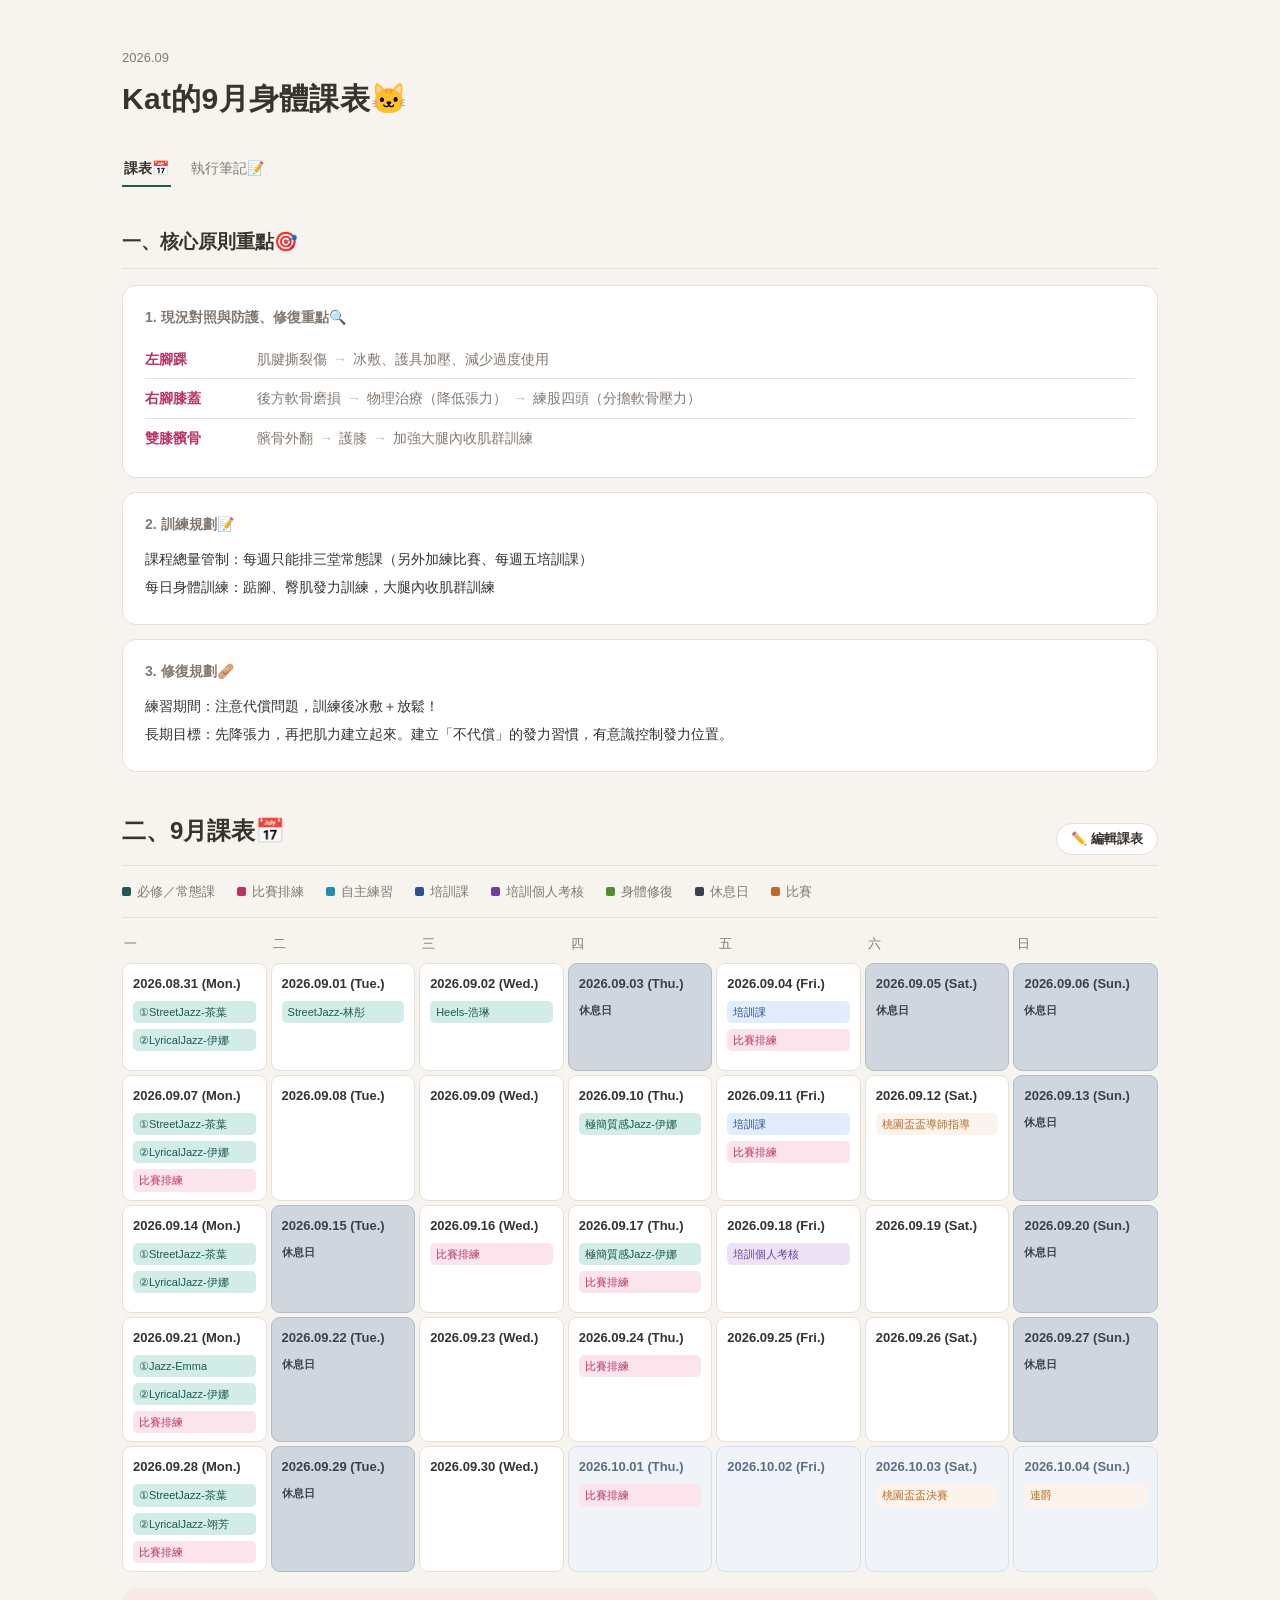
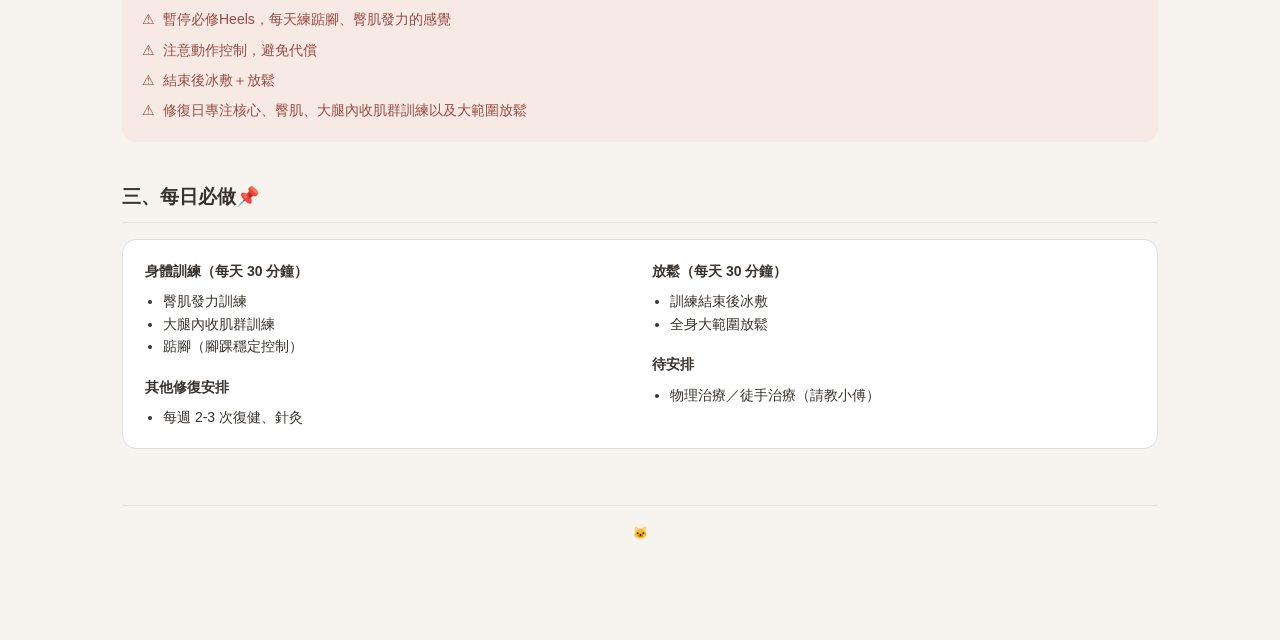
<file: index.html>
<!DOCTYPE html>
<html lang="zh-Hant">
<head>
<meta charset="UTF-8">
<meta name="viewport" content="width=device-width, initial-scale=1.0">
<title>Kat的9月身體課表🐱</title>
<link rel="stylesheet" href="style.css?v=5">
</head>
<body>
<div class="page">

  <p class="eyebrow">2026.09</p>
  <h1>Kat的9月身體課表🐱</h1>

  <nav class="top-nav">
    <a href="index.html" class="active">課表📅</a>
    <a href="notes.html">執行筆記📝</a>
  </nav>

  <section>
    <h2>一、核心原則重點🎯</h2>

    <div class="panel">
      <h3>1. 現況對照與防護、修復重點🔍</h3>

      <div class="condition-row">
        <div class="label">左腳踝</div>
        <div class="flow">
          <span>肌腱撕裂傷</span><span class="arrow">→</span><span>冰敷、護具加壓、減少過度使用</span>
        </div>
      </div>
      <div class="condition-row">
        <div class="label">右腳膝蓋</div>
        <div class="flow">
          <span>後方軟骨磨損</span><span class="arrow">→</span><span>物理治療（降低張力）</span><span class="arrow">→</span><span>練股四頭（分擔軟骨壓力）</span>
        </div>
      </div>
      <div class="condition-row">
        <div class="label">雙膝髕骨</div>
        <div class="flow">
          <span>髕骨外翻</span><span class="arrow">→</span><span>護膝</span><span class="arrow">→</span><span>加強大腿內收肌群訓練</span>
        </div>
      </div>
    </div>

    <div class="panel">
      <h3>2. 訓練規劃📝</h3>
      <p>課程總量管制：每週只能排三堂常態課（另外加練比賽、每週五培訓課）</p>
      <p>每日身體訓練：踮腳、臀肌發力訓練，大腿內收肌群訓練</p>
    </div>

    <div class="panel">
      <h3>3. 修復規劃🩹</h3>
      <p>練習期間：注意代償問題，訓練後冰敷＋放鬆！</p>
      <p>長期目標：先降張力，再把肌力建立起來。建立「不代償」的發力習慣，有意識控制發力位置。</p>
    </div>
  </section>

  <section>
    <div class="section-head">
      <h2>二、9月課表📅</h2>
      <div class="section-head-controls">
        <span class="sync-status" id="sync-status"></span>
        <button type="button" class="edit-toggle-btn" id="edit-toggle">✏️ 編輯課表</button>
      </div>
    </div>

    <div class="legend">
      <span><span class="dot required"></span>必修／常態課</span>
      <span><span class="dot compete"></span>比賽排練</span>
      <span><span class="dot selfpractice"></span>自主練習</span>
      <span><span class="dot training"></span>培訓課</span>
      <span><span class="dot eval"></span>培訓個人考核</span>
      <span><span class="dot bodyrecovery"></span>身體修復</span>
      <span><span class="dot rest"></span>休息日</span>
      <span><span class="dot match"></span>比賽</span>
    </div>
    
    <div class="calendar-scroll-container">
      <div class="calendar-head">
        <div>一</div><div>二</div><div>三</div><div>四</div><div>五</div><div>六</div><div>日</div>
      </div>
      <div class="calendar" id="calendar"></div>
    </div>

    <div class="warning-box">
      <div class="warn-line">暫停必修Heels，每天練踮腳、臀肌發力的感覺</div>
      <div class="warn-line">注意動作控制，避免代償</div>
      <div class="warn-line">結束後冰敷＋放鬆</div>
      <div class="warn-line">修復日專注核心、臀肌、大腿內收肌群訓練以及大範圍放鬆</div>
    </div>
  </section>

  <section>
    <h2>三、每日必做📌</h2>
    <div class="panel">
      <div class="two-col">
        <div>
          <h4>身體訓練（每天 30 分鐘）</h4>
          <ul>
            <li>臀肌發力訓練</li>
            <li>大腿內收肌群訓練</li>
            <li>踮腳（腳踝穩定控制）</li>
          </ul>
          <h4>其他修復安排</h4>
          <ul>
            <li>每週 2-3 次復健、針灸</li>
          </ul>
        </div>
        <div>
          <h4>放鬆（每天 30 分鐘）</h4>
          <ul>
            <li>訓練結束後冰敷</li>
            <li>全身大範圍放鬆</li>
          </ul>
          <h4>待安排</h4>
          <ul>
            <li>物理治療／徒手治療（請教小傅）</li>
          </ul>
        </div>
      </div>
    </div>
  </section>

  <footer class="page-footer">🐱</footer>
</div>

<script src="config.js"></script>
<script src="schedule.js"></script>
</body>
</html>
</file>
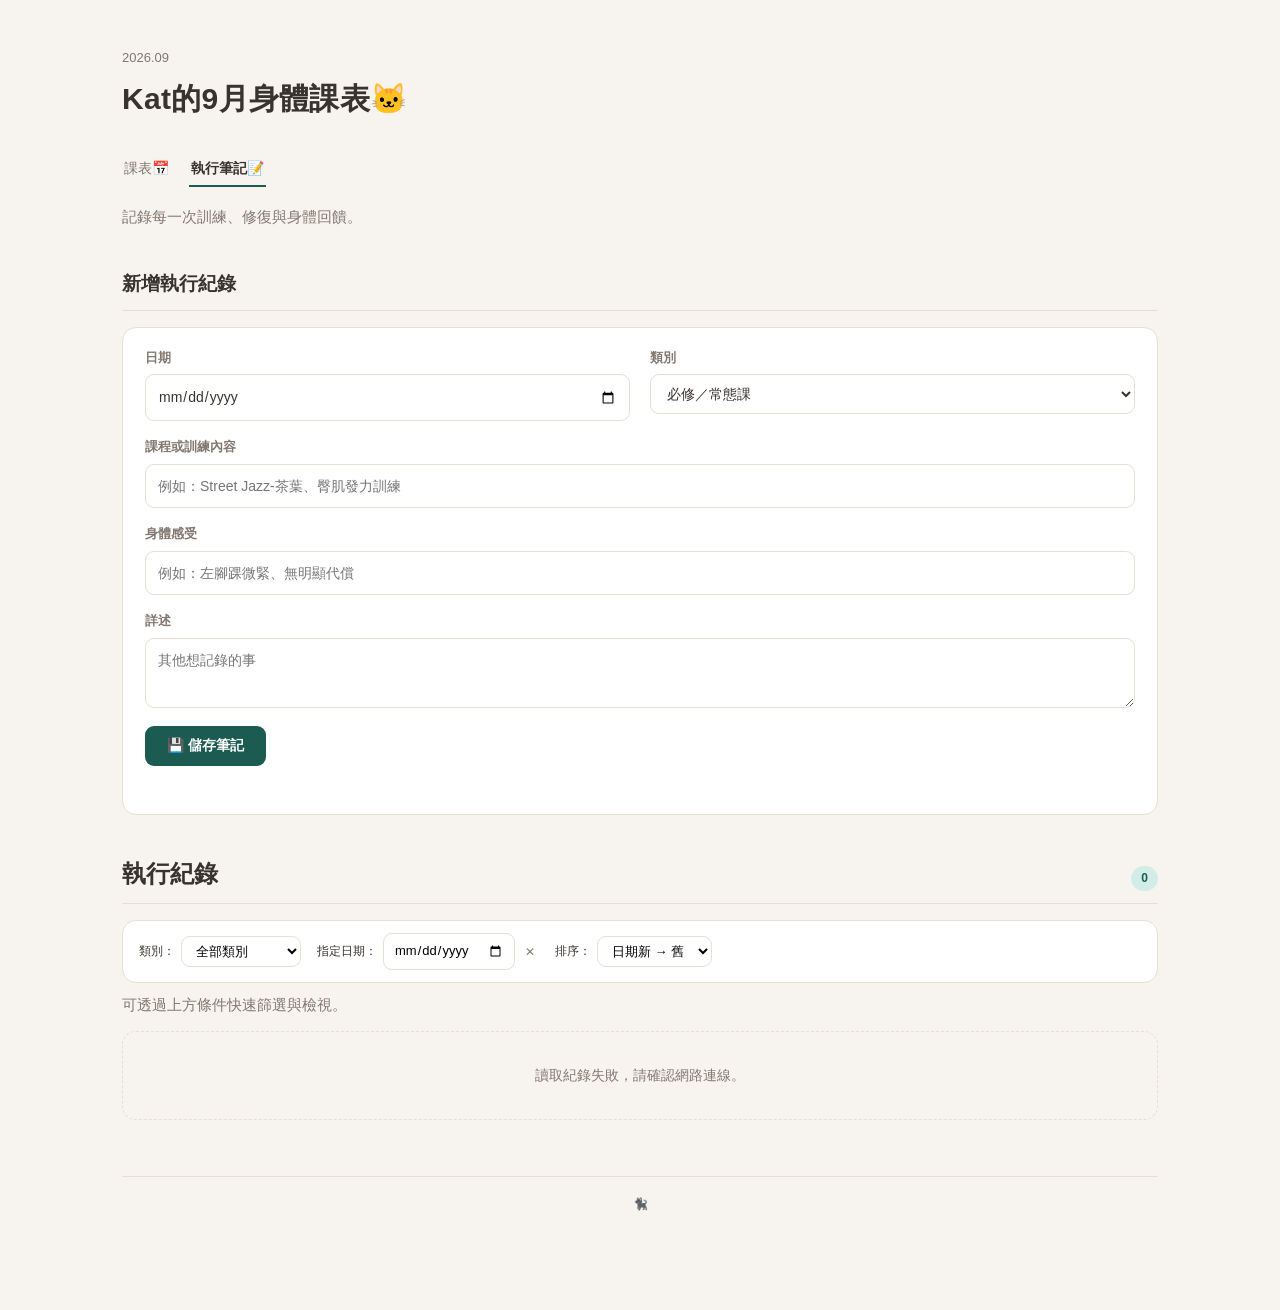
<file: notes.html>
<!DOCTYPE html>
<html lang="zh-Hant">
<head>
<meta charset="UTF-8">
<meta name="viewport" content="width=device-width, initial-scale=1.0">
<title>Kat的9月身體課表🐱 - 執行筆記</title>
<link rel="stylesheet" href="style.css">
<style>
  .form-grid {
    display: grid;
    grid-template-columns: 1fr 1fr;
    gap: 16px 20px;
  }
  .field { display: flex; flex-direction: column; gap: 6px; }
  .field.full { grid-column: 1 / -1; }
  .field label { font-size: 13px; font-weight: 600; color: var(--ink-soft); }
  .field input,
  .field select,
  .field textarea {
    font: inherit;
    font-size: 14px;
    padding: 10px 12px;
    border: 1px solid var(--card-border);
    border-radius: var(--radius-sm);
    background: #fff;
    color: var(--ink);
  }
  .field textarea { resize: vertical; min-height: 70px; }
  .field input:focus,
  .field select:focus,
  .field textarea:focus {
    outline: none;
    border-color: var(--required);
  }
  .save-btn {
    margin-top: 18px;
    background: var(--required);
    color: #fff;
    border: none;
    border-radius: var(--radius-sm);
    padding: 11px 22px;
    font-size: 14px;
    font-weight: 600;
    cursor: pointer;
    display: inline-flex;
    align-items: center;
    gap: 8px;
  }
  .save-btn:hover { background: #275d59; }
  .save-btn:disabled { opacity: 0.6; cursor: default; }

  /* 篩選工具列樣式 */
  .filter-bar {
    display: flex;
    gap: 16px;
    margin-bottom: 16px;
    flex-wrap: wrap;
    align-items: center;
    background: var(--card-bg);
    border: 1px solid var(--card-border);
    padding: 12px 16px;
    border-radius: var(--radius);
  }
  .filter-group {
    display: flex;
    align-items: center;
    gap: 6px;
  }
  .filter-bar select, .filter-bar input {
    font: inherit;
    font-size: 13px;
    padding: 6px 10px;
    border: 1px solid var(--card-border);
    border-radius: var(--radius-sm);
    background: #fff;
  }
  .clear-date-btn {
    background: none;
    border: none;
    color: var(--ink-soft);
    cursor: pointer;
    font-size: 12px;
    padding: 2px 4px;
  }
  .clear-date-btn:hover { color: var(--ink); }

  .section-head {
    display: flex;
    align-items: baseline;
    justify-content: space-between;
    border-bottom: 1px solid var(--card-border);
    padding-bottom: 10px;
    margin-bottom: 16px;
  }
  .section-head h2 { border: none; padding: 0; margin: 0; }
  .count-badge {
    font-size: 12px;
    background: var(--required-bg);
    color: var(--required);
    padding: 3px 10px;
    border-radius: 999px;
    font-weight: 700;
  }
  .list-empty {
    border: 1px dashed var(--card-border);
    border-radius: var(--radius);
    padding: 32px;
    text-align: center;
    color: var(--ink-soft);
    font-size: 14px;
  }
  .record {
    background: var(--card-bg);
    border: 1px solid var(--card-border);
    border-radius: var(--radius);
    padding: 16px 18px;
    position: relative;
  }
  .record + .record { margin-top: 10px; }
  .record-head {
    display: flex;
    align-items: center;
    gap: 10px;
    flex-wrap: wrap;
    margin-bottom: 8px;
    justify-content: space-between;
  }
  .record-head-left {
    display: flex;
    align-items: center;
    gap: 10px;
  }
  .record-head .date { font-weight: 700; font-size: 14px; }
  .record-actions {
    display: flex;
    gap: 8px;
  }
  .record-actions button {
    background: none;
    border: 1px solid var(--card-border);
    padding: 2px 8px;
    border-radius: 4px;
    font-size: 12px;
    cursor: pointer;
    color: var(--ink-soft);
  }
  .record-actions button:hover {
    background: #f0f0f0;
    color: var(--ink);
  }
  .record-row { font-size: 14px; margin: 4px 0; }
  .record-row .k { color: var(--ink-soft); margin-right: 6px; }
  .status-msg { font-size: 13px; margin-top: 10px; min-height: 18px; }
  .status-msg.error { color: var(--compete); }
  .status-msg.ok { color: var(--required); }

  @media (max-width: 760px) {
    .form-grid { grid-template-columns: 1fr; }
  }
</style>
</head>
<body>
<div class="page">

  <p class="eyebrow">2026.09</p>
  <h1>Kat的9月身體課表🐱</h1>

  <nav class="top-nav">
    <a href="index.html">課表📅</a>
    <a href="notes.html" class="active">執行筆記📝</a>
  </nav>

  <p class="subtitle" style="margin-top:18px;">記錄每一次訓練、修復與身體回饋。</p>

  <section>
    <h2>新增執行紀錄</h2>
    <div class="panel">
      <form id="record-form">
        <div class="form-grid">
          <div class="field">
            <label for="f-date">日期</label>
            <input type="date" id="f-date" required>
          </div>
          <div class="field">
            <label for="f-category">類別</label>
            <select id="f-category">
              <option value="必修／常態課">必修／常態課</option>
              <option value="比賽排練">比賽排練</option>
              <option value="培訓">培訓</option>
              <option value="自主練習">自主練習</option>
              <option value="身體修復">身體修復</option>
              <option value="比賽">比賽</option>
            </select>
          </div>
          <div class="field full">
            <label for="f-content">課程或訓練內容</label>
            <input type="text" id="f-content" placeholder="例如：Street Jazz-茶葉、臀肌發力訓練">
          </div>
          <div class="field full">
            <label for="f-feeling">身體感受</label>
            <input type="text" id="f-feeling" placeholder="例如：左腳踝微緊、無明顯代償">
          </div>
          <div class="field full">
            <label for="f-notes">詳述</label>
            <textarea id="f-notes" placeholder="其他想記錄的事"></textarea>
          </div>
        </div>
        <button type="submit" class="save-btn" id="save-btn">💾 儲存筆記</button>
        <div class="status-msg" id="status-msg"></div>
      </form>
    </div>
  </section>

  <section>
    <div class="section-head">
      <h2>執行紀錄</h2>
      <span class="count-badge" id="count-badge">0</span>
    </div>

    <!-- 篩選與排序工具列（包含指定日期） -->
    <div class="filter-bar">
      <div class="filter-group">
        <label for="filter-category" style="font-size:12px;">類別：</label>
        <select id="filter-category">
          <option value="">全部類別</option>
          <option value="必修／常態課">必修／常態課</option>
          <option value="比賽排練">比賽排練</option>
          <option value="培訓">培訓</option>
          <option value="自主練習">自主練習</option>
          <option value="身體修復">身體修復</option>
          <option value="比賽">比賽</option>
        </select>
      </div>

      <div class="filter-group">
        <label for="filter-date" style="font-size:12px;">指定日期：</label>
        <input type="date" id="filter-date">
        <button type="button" class="clear-date-btn" id="clear-date" title="清除日期">✕</button>
      </div>

      <div class="filter-group">
        <label for="sort-order" style="font-size:12px;">排序：</label>
        <select id="sort-order">
          <option value="desc">日期新 → 舊</option>
          <option value="asc">日期舊 → 新</option>
        </select>
      </div>
    </div>

    <p class="subtitle" style="margin-top:-6px; margin-bottom:14px;">可透過上方條件快速篩選與檢視。</p>
    <div id="record-list">
      <div class="list-empty">還沒有執行筆記。從上方新增第一筆訓練或修復紀錄吧。</div>
    </div>
  </section>
  <footer class="page-footer">🐈‍⬛</footer>
</div>

<script src="config.js"></script>
<script>
const form = document.getElementById('record-form');
const saveBtn = document.getElementById('save-btn');
const statusMsg = document.getElementById('status-msg');
const listEl = document.getElementById('record-list');
const countBadge = document.getElementById('count-badge');
const filterCategoryEl = document.getElementById('filter-category');
const filterDateEl = document.getElementById('filter-date');
const clearDateBtn = document.getElementById('clear-date');
const sortOrderEl = document.getElementById('sort-order');

let allRecords = [];
let editingRecordId = null;

function isConfigured() {
  return typeof APPS_SCRIPT_URL === 'string' && APPS_SCRIPT_URL.startsWith('http');
}

function setStatus(text, type) {
  statusMsg.textContent = text || '';
  statusMsg.className = 'status-msg' + (type ? ' ' + type : '');
}

function categoryClass(cat) {
  if (cat.includes('必修')) return 'required';
  if (cat.includes('比賽排練')) return 'compete';
  if (cat.includes('培訓')) return 'training';
  if (cat.includes('自主練習')) return 'selfpractice';
  if (cat.includes('身體修復')) return 'bodyrecovery';
  if (cat.includes('比賽')) return 'match';
  return 'required';
}

const WEEKDAY_LABELS = ['Sun.', 'Mon.', 'Tue.', 'Wed.', 'Thu.', 'Fri.', 'Sat.'];

function formatDateDisplay(dateStr) {
  if (!dateStr) return '';
  const cleanStr = String(dateStr).substring(0, 10);
  const parts = cleanStr.split('-');
  if (parts.length !== 3) return cleanStr;
  
  const y = Number(parts[0]);
  const m = Number(parts[1]);
  const d = Number(parts[2]);

  const dateObj = new Date(y, m - 1, d);
  const weekday = WEEKDAY_LABELS[dateObj.getDay()] || '';

  const mm = String(m).padStart(2, '0');
  const dd = String(d).padStart(2, '0');

  return `${y}.${mm}.${dd} (${weekday})`;
}

function renderRecords() {
  const selectedCategory = filterCategoryEl.value;
  const selectedDate = filterDateEl.value;
  const sortOrder = sortOrderEl.value;

  let filtered = allRecords.filter(r => {
    if (selectedCategory && r.category !== selectedCategory) return false;
    if (selectedDate) {
      const rDateClean = String(r.date).substring(0, 10);
      if (rDateClean !== selectedDate) return false;
    }
    return true;
  });

  filtered.sort((a, b) => {
    if (sortOrder === 'asc') {
      return a.date > b.date ? 1 : -1;
    } else {
      return a.date < b.date ? 1 : -1;
    }
  });

  countBadge.textContent = filtered.length;

  if (!filtered.length) {
    listEl.innerHTML = '<div class="list-empty">沒有符合條件的執行筆記。</div>';
    return;
  }

  listEl.innerHTML = filtered.map(r => {
    if (editingRecordId === r.id) {
      return `
        <div class="record edit-mode">
          <div class="form-grid" style="margin-bottom: 12px;">
            <div class="field">
              <label>日期</label>
              <input type="date" id="edit-date-${r.id}" value="${r.date.substring(0, 10)}">
            </div>
            <div class="field">
              <label>類別</label>
              <select id="edit-category-${r.id}">
                <option value="必修／常態課" ${r.category === '必修／常態課' ? 'selected' : ''}>必修／常態課</option>
                <option value="比賽排練" ${r.category === '比賽排練' ? 'selected' : ''}>比賽排練</option>
                <option value="培訓" ${r.category === '培訓' ? 'selected' : ''}>培訓</option>
                <option value="自主練習" ${r.category === '自主練習' ? 'selected' : ''}>自主練習</option>
                <option value="身體修復" ${r.category === '身體修復' ? 'selected' : ''}>身體修復</option>
                <option value="比賽" ${r.category === '比賽' ? 'selected' : ''}>比賽</option>
              </select>
            </div>
            <div class="field full">
              <label>課程或訓練內容</label>
              <input type="text" id="edit-content-${r.id}" value="${escapeHtml(r.content || '')}">
            </div>
            <div class="field full">
              <label>身體感受</label>
              <input type="text" id="edit-feeling-${r.id}" value="${escapeHtml(r.feeling || '')}">
            </div>
            <div class="field full">
              <label>詳述</label>
              <textarea id="edit-notes-${r.id}">${escapeHtml(r.notes || '')}</textarea>
            </div>
          </div>
          <div style="display: flex; gap: 8px;">
            <button type="button" class="save-btn" style="margin-top:0; padding:6px 14px; font-size:13px;" onclick="saveEdit('${r.id}')">儲存</button>
            <button type="button" style="background:#ccc; border:none; padding:6px 14px; border-radius:4px; cursor:pointer; font-size:13px;" onclick="cancelEdit()">取消</button>
          </div>
        </div>
      `;
    }

    return `
      <div class="record">
        <div class="record-head">
          <div class="record-head-left">
            <span class="date">${formatDateDisplay(r.date)}</span>
            <span class="tag ${categoryClass(r.category || '')}">${r.category || ''}</span>
          </div>
          <div class="record-actions">
            <button type="button" onclick="startEdit('${r.id}')">✏️ 編輯</button>
            <button type="button" onclick="deleteRecord('${r.id}')">🗑️ 刪除</button>
          </div>
        </div>
        ${r.content ? `<div class="record-row"><span class="k">課程／訓練內容</span>${r.content}</div>` : ''}
        ${r.feeling ? `<div class="record-row"><span class="k">身體感受</span>${r.feeling}</div>` : ''}
        ${r.notes ? `<div class="record-row"><span class="k">詳述</span>${r.notes}</div>` : ''}
      </div>
    `;
  }).join('');
}

function escapeHtml(str) {
  return String(str).replace(/[&<>"']/g, c => ({ '&': '&amp;', '<': '&lt;', '>': '&gt;', '"': '&quot;', "'": '&#39;' }[c]));
}

async function loadRecords() {
  if (!isConfigured()) {
    listEl.innerHTML = '<div class="list-empty">尚未設定 Apps Script 網址。</div>';
    return;
  }
  try {
    const res = await fetch(`${APPS_SCRIPT_URL}?action=list`);
    const data = await res.json();
    allRecords = data.records || [];
    renderRecords();
  } catch (err) {
    listEl.innerHTML = '<div class="list-empty">讀取紀錄失敗，請確認網路連線。</div>';
  }
}

form.addEventListener('submit', async (e) => {
  e.preventDefault();
  if (!isConfigured()) return;

  const record = {
    date: document.getElementById('f-date').value,
    category: document.getElementById('f-category').value,
    content: document.getElementById('f-content').value.trim(),
    feeling: document.getElementById('f-feeling').value.trim(),
    notes: document.getElementById('f-notes').value.trim(),
  };

  if (!record.date) {
    setStatus('請選擇日期。', 'error');
    return;
  }

  saveBtn.disabled = true;
  setStatus('儲存中…');

  try {
    await fetch(APPS_SCRIPT_URL, {
      method: 'POST',
      headers: { 'Content-Type': 'text/plain;charset=utf-8' },
      body: JSON.stringify({ action: 'add', record }),
    });
    form.reset();
    setStatus('已儲存！', 'ok');
    await loadRecords();
  } catch (err) {
    setStatus('儲存失敗。', 'error');
  } finally {
    saveBtn.disabled = false;
  }
});

function startEdit(id) {
  editingRecordId = id;
  renderRecords();
}

function cancelEdit() {
  editingRecordId = null;
  renderRecords();
}

async function saveEdit(id) {
  const updatedRecord = {
    id: id,
    date: document.getElementById(`edit-date-${id}`).value,
    category: document.getElementById(`edit-category-${id}`).value,
    content: document.getElementById(`edit-content-${id}`).value.trim(),
    feeling: document.getElementById(`edit-feeling-${id}`).value.trim(),
    notes: document.getElementById(`edit-notes-${id}`).value.trim(),
  };

  try {
    await fetch(APPS_SCRIPT_URL, {
      method: 'POST',
      headers: { 'Content-Type': 'text/plain;charset=utf-8' },
      body: JSON.stringify({ action: 'update', record: updatedRecord }),
    });
    editingRecordId = null;
    await loadRecords();
  } catch (err) {
    alert('更新失敗，請稍後再試');
  }
}

async function deleteRecord(id) {
  if (!confirm('確定要刪除這筆執行紀錄嗎？')) return;
  try {
    await fetch(APPS_SCRIPT_URL, {
      method: 'POST',
      headers: { 'Content-Type': 'text/plain;charset=utf-8' },
      body: JSON.stringify({ action: 'delete', id: id }),
    });
    await loadRecords();
  } catch (err) {
    alert('刪除失敗，請稍後再試');
  }
}

filterCategoryEl.addEventListener('change', renderRecords);
filterDateEl.addEventListener('change', renderRecords);
sortOrderEl.addEventListener('change', renderRecords);

clearDateBtn.addEventListener('click', () => {
  filterDateEl.value = '';
  renderRecords();
});

loadRecords();
</script>
</body>
</html>
</file>
<file: style.css>
/* ==========================================================================
   Kat 的 9 月身體重建課表 — 完整共用樣式 (style.css)
   ========================================================================== */

:root {
  --bg: #f7f4ef;         /* 溫暖的奶油杏白 */
  --card-bg: #ffffff;      /* 卡片純白 */
  --card-border: #e6dfd5; /* 暖調灰邊框 */
  --ink: #38332e;         /* 深可可色字體 */
  --ink-soft: #827870;    /* 次要文字 */

  /* 8 種分類獨立不撞色配置：保留松石綠，其餘全面错開色相與明度 */
  --required: #1b5b52;       /* 1. 必修／常態課：深松石綠 */
  --required-bg: #d2ede7;
  
  --compete: #b83265;        /* 2. 比賽排練：桃粉紅 */
  --compete-bg: #fce4ed;
  
  --training: #285494;       /* 3. 培訓課：海軍藍 */
  --training-bg: #e2ecfd;
  
  --eval: #6b3fa0;           /* 4. 培訓個人考核：神祕質感紫 */
  --eval-bg: #ece2f5;

  --selfpractice: #238baf;   /* 5. 自主練習：青藍色（與培訓、修復區隔） */
  --selfpractice-bg: #e0f4fa;

  --bodyrecovery: #558b2f;   /* 身體修復：自然草綠／抹茶綠 */
  --bodyrecovery-bg: #f0f7ec;
  
  --rest: #37434f;           /* 7. 休息日文字：深石板藍灰 */
  --rest-bg: #cfd6de;        /* 休息日整格背景：有感的灰藍色 */
  --rest-border: #b0bcc8;    /* 休息日整格邊框 */
  
  --match: #bc6c25;          /* 8. 比賽：琥珀暖黃棕 */
  --match-bg: #fcf4ec;

  --warn-bg: #f7eae5;
  --warn-ink: #994c42;

  --nextmonth-bg: #f0f3f8;
  --nextmonth-border: #d4def0;
  --nextmonth-ink: #5a6e8c;

  --radius: 14px;
  --radius-sm: 9px;
}

* { box-sizing: border-box; }

html, body {
  margin: 0;
  padding: 0;
}

body {
  background: var(--bg);
  color: var(--ink);
  font-family: "Noto Sans TC", "PingFang TC", "Microsoft JhengHei", -apple-system, BlinkMacSystemFont, sans-serif;
  line-height: 1.6;
  -webkit-font-smoothing: antialiased;
}

.page {
  max-width: 1100px;
  margin: 0 auto;
  padding: 48px 32px 96px;
}

.eyebrow {
  font-size: 13px;
  color: var(--ink-soft);
  margin: 0 0 6px;
}

h1 {
  font-size: 30px;
  font-weight: 700;
  letter-spacing: 0.01em;
  margin: 0 0 8px;
  color: var(--ink);
}

.subtitle {
  color: var(--ink-soft);
  font-size: 15px;
  margin: 0;
}

.top-nav {
  display: flex;
  gap: 18px;
  margin: 28px 0 8px;
  font-size: 14px;
}

.top-nav a {
  color: var(--ink-soft);
  text-decoration: none;
  padding: 6px 2px;
  border-bottom: 2px solid transparent;
}

.top-nav a.active {
  color: var(--ink);
  border-bottom-color: var(--required);
  font-weight: 600;
}

.top-nav a:hover {
  color: var(--ink);
}

section {
  margin-top: 40px;
}

section > h2 {
  font-size: 19px;
  font-weight: 700;
  margin: 0 0 16px;
  color: var(--ink);
  border-bottom: 1px solid var(--card-border);
  padding-bottom: 10px;
}

.panel {
  background: var(--card-bg);
  border: 1px solid var(--card-border);
  border-radius: var(--radius);
  padding: 20px 22px;
}

.panel + .panel {
  margin-top: 14px;
}

.panel h3 {
  font-size: 14px;
  font-weight: 700;
  margin: 0 0 12px;
  color: var(--ink-soft);
}

.condition-row {
  display: grid;
  grid-template-columns: 96px 1fr;
  gap: 4px 16px;
  padding: 8px 0;
  border-top: 1px solid var(--card-border);
  font-size: 14px;
}

.condition-row:first-of-type { border-top: none; }

.condition-row .label {
  font-weight: 700;
  color: var(--compete);
}

.condition-row .flow span {
  color: var(--ink-soft);
}

.condition-row .flow .arrow {
  margin: 0 6px;
  color: #b7c0b9;
}

.panel p {
  margin: 6px 0;
  font-size: 14px;
}

/* legend */
.legend {
  display: flex;
  flex-wrap: wrap;
  gap: 8px 22px;
  font-size: 13px;
  color: var(--ink-soft);
  padding-bottom: 14px;
  border-bottom: 1px solid var(--card-border);
  margin-bottom: 16px;
}

.legend .dot {
  display: inline-block;
  width: 9px;
  height: 9px;
  border-radius: 2px;
  margin-right: 6px;
}

.dot.required { background: var(--required); }
.dot.compete { background: var(--compete); }
.dot.training { background: var(--training); }
.dot.eval { background: var(--eval); }
.dot.selfpractice { background: var(--selfpractice); }
.dot.bodyrecovery { background: var(--bodyrecovery); }
.dot.rest { background: var(--rest); }
.dot.match { background: var(--match); }

/* calendar (桌面版) */
.calendar-head {
  display: grid;
  grid-template-columns: repeat(7, 1fr);
  gap: 10px;
  font-size: 13px;
  color: var(--ink-soft);
  text-align: left;
  padding: 0 2px 8px;
}

.calendar {
  display: grid;
  grid-template-columns: repeat(7, 1fr);
  gap: 4px;
}

.day {
  background: var(--card-bg);
  border: 1px solid var(--card-border);
  border-radius: var(--radius-sm);
  min-height: 108px;
  padding: 10px 10px 8px;
  display: flex;
  flex-direction: column;
  gap: 6px;
  position: relative;
}

/* 讓整格休息日直接變暗、換色與加深邊框 */
.day.has-rest {
  background: var(--rest-bg) !important;
  border-color: var(--rest-border) !important;
}

.day.has-rest .date {
  color: var(--rest) !important;
}

.day.next-month {
  background: var(--nextmonth-bg);
  border-color: var(--nextmonth-border);
}

.day.next-month .date {
  color: var(--nextmonth-ink);
}

.day-top {
  display: flex;
  align-items: baseline;
  gap: 6px;
}

.day .date {
  font-weight: 700;
  font-size: 13px;
  color: var(--ink);
}

.day .weekday {
  display: none;
  font-size: 12px;
  color: var(--ink-soft);
}

.day-tags {
  display: flex;
  flex-direction: column;
  gap: 6px;
  flex: 1;
}

.tag {
  display: block;
  font-size: 11px;
  padding: 4px 6px;
  border-radius: 5px;
  line-height: 1.3;
  width: 100%;
  word-break: break-all;
  box-sizing: border-box;
}

.tag.required { background: var(--required-bg); color: var(--required); }
.tag.compete { background: var(--compete-bg); color: var(--compete); }
.tag.training { background: var(--training-bg); color: var(--training); }
.tag.eval { background: var(--eval-bg); color: var(--eval); }
.tag.selfpractice { background: var(--selfpractice-bg); color: var(--selfpractice); }
.tag.bodyrecovery { background: var(--bodyrecovery-bg); color: var(--bodyrecovery); }
.tag.rest { background: transparent; color: var(--rest); font-weight: 700; padding: 2px 0; }
.tag.match { background: var(--match-bg); color: var(--match); }

/* section header row */
.section-head {
  display: flex;
  align-items: baseline;
  justify-content: space-between;
  flex-wrap: wrap;
  gap: 10px 16px;
  border-bottom: 1px solid var(--card-border);
  padding-bottom: 10px;
  margin-bottom: 16px;
}

.section-head h2 { border: none; padding: 0; margin: 0; }

.count-badge {
  font-size: 12px;
  background: var(--required-bg);
  color: var(--required);
  padding: 3px 10px;
  border-radius: 999px;
  font-weight: 700;
}

/* calendar edit mode */
.section-head-controls {
  display: flex;
  align-items: center;
  gap: 10px;
  font-size: 12px;
}

.sync-status {
  color: var(--ink-soft);
}

.sync-status.error {
  color: var(--eval);
}

.edit-toggle-btn {
  font-size: 13px;
  font-weight: 600;
  background: var(--card-bg);
  border: 1px solid var(--card-border);
  color: var(--ink);
  padding: 6px 14px;
  border-radius: 999px;
  cursor: pointer;
}

.edit-toggle-btn:hover { background: #eef1ec; }

.edit-toggle-btn.active {
  background: var(--required);
  color: #fff;
  border-color: var(--required);
}

.tag-wrap {
  display: flex;
  align-items: center;
  justify-content: space-between;
  gap: 4px;
  width: 100%;
}

.tag-actions {
  display: flex;
  gap: 2px;
  flex-shrink: 0;
}

.tag-order-btn,
.tag-remove {
  border: none;
  background: rgba(0, 0, 0, 0.12);
  color: var(--ink);
  width: 16px;
  height: 16px;
  border-radius: 50%;
  font-size: 9px;
  line-height: 16px;
  text-align: center;
  cursor: pointer;
  padding: 0;
  display: inline-flex;
  align-items: center;
  justify-content: center;
}

.tag-order-btn:hover,
.tag-remove:hover { background: rgba(0, 0, 0, 0.28); color: #fff; }
.tag-remove { background: rgba(184, 50, 101, 0.2); color: var(--compete); }
.tag-remove:hover { background: var(--compete); color: #fff; }

.add-tag-btn {
  align-self: flex-start;
  font-size: 12px;
  border: 1px dashed var(--card-border);
  background: transparent;
  color: var(--ink-soft);
  border-radius: 5px;
  padding: 2px 8px;
  cursor: pointer;
  margin-top: 2px;
}

.add-tag-btn:hover { border-color: var(--required); color: var(--required); }

.add-tag-form {
  display: flex;
  flex-direction: column;
  gap: 4px;
  margin-top: 4px;
  background: #fff;
  border: 1px solid var(--card-border);
  border-radius: 6px;
  padding: 6px;
}

.add-tag-form select,
.add-tag-form input {
  font: inherit;
  font-size: 12px;
  padding: 4px 6px;
  border: 1px solid var(--card-border);
  border-radius: 4px;
}

.add-tag-form .row {
  display: flex;
  gap: 4px;
}

.add-tag-form button {
  font-size: 12px;
  padding: 3px 8px;
  border-radius: 4px;
  border: none;
  cursor: pointer;
}

.add-tag-form .confirm { background: var(--required); color: #fff; }
.add-tag-form .cancel { background: var(--card-border); color: var(--ink); }

/* warning box */
.warning-box {
  background: var(--warn-bg);
  border-radius: var(--radius);
  padding: 16px 20px;
  margin-top: 16px;
}

.warning-box .warn-line {
  display: flex;
  gap: 8px;
  font-size: 14px;
  color: var(--warn-ink);
  padding: 4px 0;
}

.warning-box .warn-line::before {
  content: "\26A0";
  flex-shrink: 0;
}

/* daily tasks two-column */
.two-col {
  display: grid;
  grid-template-columns: 1fr 1fr;
  gap: 24px;
}

.two-col h4 {
  font-size: 14px;
  margin: 0 0 8px;
  color: var(--ink);
}

.two-col ul {
  margin: 0 0 18px;
  padding-left: 18px;
  font-size: 14px;
}

.two-col ul:last-child { margin-bottom: 0; }

footer.page-footer {
  margin-top: 56px;
  padding-top: 18px;
  border-top: 1px solid var(--card-border);
  font-size: 12px;
  color: var(--ink-soft);
  text-align: center;
}

/* ==========================================================================
   手機版響應式設定（維持橫向 7 天，但加寬格子與文字空間）
   ========================================================================== */
@media (max-width: 768px) {
  .calendar-scroll-container {
    width: 100% !important;
    overflow-x: auto !important;
    -webkit-overflow-scrolling: touch;
    margin-bottom: 1rem;
    display: block !important;
  }

  /* 橫向星期標頭，加大寬度讓文字不擠壓 */
  .calendar-scroll-container .calendar-head {
    min-width: 910px !important;
    display: grid !important;
    grid-template-columns: repeat(7, 130px) !important;
    gap: 6px !important;
  }

  /* 橫向日曆格線，強制 7 欄並排 */
  .calendar-scroll-container .calendar {
    min-width: 910px !important;
    display: grid !important;
    grid-template-columns: repeat(7, 130px) !important;
    gap: 6px !important;
  }

  .calendar-scroll-container .calendar-head > div {
    text-align: center !important;
    font-weight: 600;
  }

  /* 每個日曆格子的寬度放大到 130px，取消不必要的直向拉伸 */
  .calendar-scroll-container .calendar > .day {
    width: 130px !important;
    min-width: 130px !important;
    min-height: 120px !important;
    display: flex !important;
    flex-direction: column !important;
  }

  .page { 
    padding: 32px 16px 64px; 
  }

  .two-col { 
    grid-template-columns: 1fr; 
    gap: 4px; 
  }
  
  .condition-row { 
    grid-template-columns: 72px 1fr; 
  }

  .legend {
    gap: 6px 14px;
  }

  .section-head-controls {
    width: 100%;
    justify-content: space-between;
  }
}
</file>
